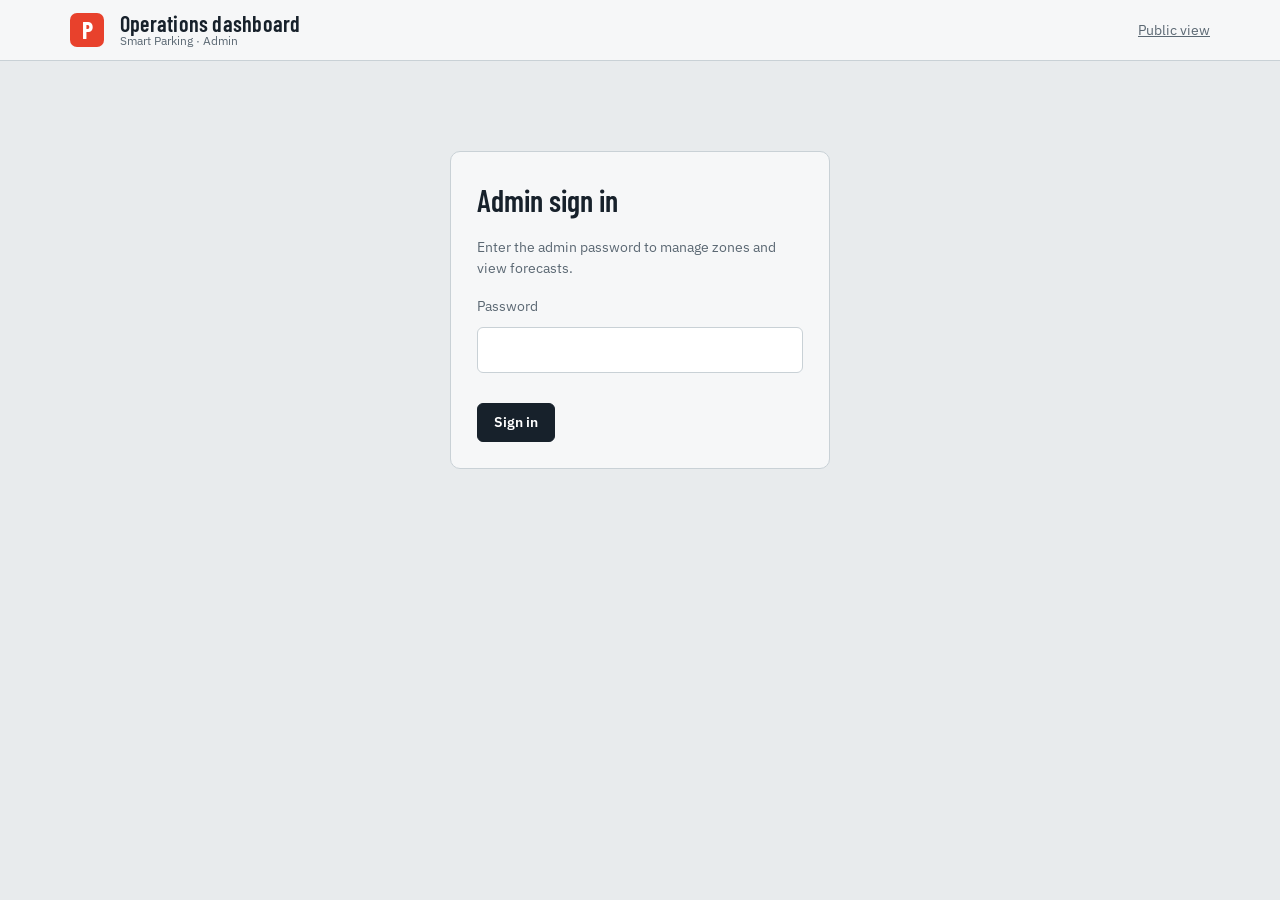
<file: static/admin.html>
<!doctype html>
<html lang="en">
<head>
<meta charset="utf-8">
<meta name="viewport" content="width=device-width, initial-scale=1">
<title>Smart Parking · Operations dashboard</title>
<link href="https://fonts.googleapis.com/css2?family=Barlow+Condensed:wght@500;600;700&family=IBM+Plex+Sans:wght@400;500;600&display=swap" rel="stylesheet">
<link rel="stylesheet" href="/static/styles.css">
</head>
<body>
<header class="top">
  <div class="wrap">
    <div class="mark" aria-hidden="true">P</div>
    <div class="title"><span id="site">Operations dashboard</span><small>Smart Parking · Admin</small></div>
    <div class="spacer"></div>
    <a class="linkish" href="/">Public view</a>
    <button class="btn ghost small" id="logout" hidden>Sign out</button>
  </div>
</header>

<div id="loginBox" class="login" hidden>
  <h1>Admin sign in</h1>
  <p class="ok-note">Enter the admin password to manage zones and view forecasts.</p>
  <label for="pw" class="ok-note">Password</label>
  <input id="pw" type="password" autocomplete="current-password">
  <div class="err" id="err" role="alert"></div>
  <button class="btn" id="loginBtn">Sign in</button>
</div>

<main class="wrap" id="app" hidden>
  <div class="kpis">
    <div class="kpi"><div class="v" id="kOcc">–</div><div class="l">Occupancy now</div></div>
    <div class="kpi"><div class="v" id="kFree">–</div><div class="l">Bays available</div></div>
    <div class="kpi"><div class="v" id="kF60">–</div><div class="l">Forecast occupancy in 60 min</div></div>
    <div class="kpi"><div class="v" id="kAlerts">–</div><div class="l">Active alerts</div></div>
  </div>

  <div class="two">
    <section class="card">
      <h2>Forecast accuracy (60 min ahead)</h2>
      <p class="hint" id="accHint">Predicted vs actual bays occupied across all zones.</p>
      <div class="chart-box"><canvas id="accChart"></canvas></div>
    </section>
    <section class="card">
      <h2>Alerts</h2>
      <div id="alerts"></div>
      <h2 style="margin-top:18px">Demo scenario</h2>
      <p class="hint">Push demand up or down for a few minutes to show how the forecast reacts.</p>
      <div class="scen" id="scen"></div>
    </section>
  </div>

  <section class="card" style="margin-bottom:16px">
    <h2>Zones</h2>
    <p class="hint">Change capacity or close a zone for maintenance. Closed zones show zero available bays to drivers.</p>
    <div style="overflow-x:auto"><table class="data" id="zones"></table></div>
  </section>

  <div class="two">
    <section class="card">
      <h2>Model quality</h2>
      <p class="hint">Measured on the last days of data the model never saw during training.</p>
      <div id="metrics"></div>
    </section>
    <section class="card">
      <h2>System health</h2>
      <div id="health"></div>
      <p style="margin-top:14px"><button class="btn ghost small" id="csv">Download last 24 h readings (CSV)</button></p>
    </section>
  </div>
</main>

<script src="/static/vendor/chart.umd.js"></script>
<script src="/static/admin.js"></script>
</body>
</html>
</file>
<file: static/styles.css>
:root{
  --concrete:#E8EBED; --paper:#F6F7F8; --ink:#17212B; --muted:#5B6873; --line:#C9D1D6;
  --board:#0F1A24; --board-2:#16242F; --led:#FFB020; --led-dim:#8A6A1E;
  --ok:#1B9A5F; --busy:#C98A00; --almost:#D9560B; --full:#CC2F3A; --closed:#7A858D;
  --brand:#E8412C;
  --display:"Barlow Condensed","Arial Narrow",system-ui,sans-serif;
  --body:"IBM Plex Sans",system-ui,-apple-system,"Segoe UI",sans-serif;
}
*{box-sizing:border-box}
html{scroll-padding-top:72px}
body{margin:0;background:var(--concrete);color:var(--ink);font-family:var(--body);font-size:16px;line-height:1.5}
a{color:inherit}
button{font:inherit;cursor:pointer}
:focus-visible{outline:3px solid #2B6CB0;outline-offset:2px}
.wrap{max-width:1180px;margin:0 auto;padding:0 20px}

/* header */
.top{background:var(--paper);border-bottom:1px solid var(--line);position:sticky;top:0;z-index:20}
.top .wrap{display:flex;align-items:center;gap:16px;height:60px}
.mark{width:34px;height:34px;border-radius:7px;background:var(--brand);color:#fff;display:grid;place-items:center;font-family:var(--display);font-weight:700;font-size:24px;line-height:1}
.title{font-family:var(--display);font-weight:600;font-size:22px;letter-spacing:.01em;line-height:1.05}
.title small{display:block;font-family:var(--body);font-weight:400;font-size:12px;color:var(--muted);letter-spacing:0}
.spacer{flex:1}
.clock{font-variant-numeric:tabular-nums;color:var(--muted);font-size:14px}
.btn{border:1px solid var(--ink);background:var(--ink);color:#fff;padding:8px 16px;border-radius:6px;font-weight:600;font-size:14px}
.btn.ghost{background:transparent;color:var(--ink)}
.btn.small{padding:5px 10px;font-size:13px}
.btn:hover{filter:brightness(1.12)}
.linkish{font-size:14px;color:var(--muted)}

/* LED board hero */
.hero{padding:28px 0 8px}
.board{background:var(--board);color:var(--led);border-radius:10px;padding:22px 26px 18px;display:grid;grid-template-columns:minmax(0,1.05fr) minmax(0,1.4fr);gap:28px;box-shadow:0 0 0 6px #1d2b37,0 0 0 7px #000}
.board h1{margin:0;font-family:var(--display);font-weight:600;font-size:22px;letter-spacing:.06em;color:#B9C4CC;text-transform:none}
.total-num{font-family:var(--display);font-weight:700;font-size:clamp(84px,13vw,150px);line-height:.9;letter-spacing:.02em;text-shadow:0 0 18px rgba(255,176,32,.35);font-variant-numeric:tabular-nums}
.total-lbl{font-family:var(--display);font-size:26px;font-weight:600;letter-spacing:.05em;color:var(--led)}
.sub{margin-top:14px;color:#B9C4CC;font-size:14px;max-width:34ch}
.sub b{color:#fff;font-weight:600}
.rows{display:flex;flex-direction:column;gap:8px;align-self:center}
.rows .head{display:grid;grid-template-columns:minmax(0,1.3fr) 1fr 1fr;color:#7F8E99;font-size:12px;padding:0 12px 2px}
.row{display:grid;grid-template-columns:minmax(0,1.3fr) 1fr 1fr;align-items:center;background:var(--board-2);border-radius:6px;padding:8px 12px;border-left:6px solid var(--ok)}
.row.busy{border-color:var(--busy)} .row.almost_full{border-color:var(--almost)} .row.full{border-color:var(--full)} .row.closed{border-color:var(--closed)}
.row .nm{font-family:var(--display);font-weight:600;font-size:23px;letter-spacing:.04em;color:#fff;line-height:1.1}
.row .nm small{display:block;font-family:var(--body);font-size:12px;font-weight:400;letter-spacing:0;color:#9FB0BC}
.row .free{font-family:var(--display);font-weight:700;font-size:38px;letter-spacing:.03em;text-shadow:0 0 10px rgba(255,176,32,.3);font-variant-numeric:tabular-nums}
.row .free.full-txt{color:#FF6B73;font-size:30px}
.row .next{font-family:var(--display);font-weight:600;font-size:26px;color:#C6A15A;font-variant-numeric:tabular-nums}
.row .next small{font-family:var(--body);font-size:11px;color:#7F8E99;margin-left:4px}
.tip{margin:16px 0 0;padding:12px 16px;background:var(--paper);border-left:5px solid var(--brand);border-radius:0 6px 6px 0;font-size:15px}

/* sections */
.grid{display:grid;grid-template-columns:minmax(0,1.5fr) minmax(0,1fr);gap:20px;margin:20px 0 40px}
.card{background:var(--paper);border:1px solid var(--line);border-radius:8px;padding:18px 20px}
.card h2{margin:0 0 2px;font-family:var(--display);font-weight:600;font-size:24px;letter-spacing:.02em}
.card .hint{margin:0 0 12px;color:var(--muted);font-size:14px}
.chart-box{position:relative;height:280px}
.scope{display:flex;flex-wrap:wrap;gap:6px;margin-bottom:10px}
.chip{border:1px solid var(--line);background:#fff;padding:4px 12px;border-radius:99px;font-size:13px}
.chip[aria-pressed="true"]{background:var(--ink);border-color:var(--ink);color:#fff}
.cam{position:relative;background:#000;border-radius:6px;overflow:hidden;aspect-ratio:16/9}
.cam img{width:100%;height:100%;object-fit:contain;display:block}
.badge{display:inline-block;font-size:12px;font-weight:600;padding:2px 9px;border-radius:99px;background:#E4E8EB;color:var(--ink)}
.badge.live{background:#DDF3E7;color:#0F6B40}
.badge.sim{background:#FFF0CC;color:#7A5200}
.cam-meta{display:flex;justify-content:space-between;gap:10px;margin-top:10px;font-size:14px;color:var(--muted);flex-wrap:wrap}
.pill{display:inline-block;padding:1px 9px;border-radius:99px;font-size:12px;font-weight:600;color:#fff;background:var(--ok);white-space:nowrap}
.pill.busy{background:var(--busy)} .pill.almost_full{background:var(--almost)} .pill.full{background:var(--full)} .pill.closed{background:var(--closed)}

/* levels drawer */
.drawer-bg{position:fixed;inset:0;background:rgba(10,20,30,.45);z-index:30}
.drawer{position:fixed;top:0;right:0;height:100%;width:min(460px,100%);background:var(--paper);z-index:31;box-shadow:-8px 0 30px rgba(0,0,0,.25);display:flex;flex-direction:column;transform:translateX(0);transition:transform .2s}
.drawer[hidden],.drawer-bg[hidden]{display:none}
.drawer header{display:flex;align-items:center;justify-content:space-between;padding:16px 20px;border-bottom:1px solid var(--line)}
.drawer header h2{margin:0;font-family:var(--display);font-size:26px;font-weight:600}
.drawer .body{overflow:auto;padding:12px 20px 30px}
.floor{border:1px solid var(--line);border-radius:8px;background:#fff;margin-bottom:10px;overflow:hidden}
.floor>button{all:unset;box-sizing:border-box;width:100%;display:grid;grid-template-columns:1fr auto;gap:4px 12px;padding:12px 14px;cursor:pointer}
.floor>button:focus-visible{outline:3px solid #2B6CB0;outline-offset:-3px}
.floor .fn{font-family:var(--display);font-weight:600;font-size:22px;line-height:1.1}
.floor .fs{font-size:13px;color:var(--muted)}
.bar{grid-column:1/-1;height:8px;background:#E4E8EB;border-radius:4px;overflow:hidden}
.bar i{display:block;height:100%;background:var(--ok)}
.bar i.busy{background:var(--busy)} .bar i.almost_full{background:var(--almost)} .bar i.full{background:var(--full)} .bar i.closed{background:var(--closed)}
.zones{border-top:1px solid var(--line);padding:6px 14px 12px;background:#FBFCFC}
.zones table{width:100%;border-collapse:collapse;font-size:14px}
.zones th{font-weight:500;color:var(--muted);text-align:left;font-size:12px;padding:6px 4px}
.zones td{padding:7px 4px;border-top:1px solid #EDF0F2;font-variant-numeric:tabular-nums}

footer{color:var(--muted);font-size:13px;padding:0 0 36px}

@media (max-width:860px){
  .board{grid-template-columns:1fr;padding:18px}
  .grid{grid-template-columns:1fr}
  .title small{display:none}
}
@media (prefers-reduced-motion:reduce){*{transition:none!important;animation:none!important}}

/* admin */
.kpis{display:grid;grid-template-columns:repeat(4,minmax(0,1fr));gap:12px;margin:20px 0}
.kpi{background:var(--paper);border:1px solid var(--line);border-radius:8px;padding:14px 16px}
.kpi .v{font-family:var(--display);font-weight:700;font-size:44px;line-height:1;font-variant-numeric:tabular-nums}
.kpi .l{color:var(--muted);font-size:13px;margin-top:4px}
.two{display:grid;grid-template-columns:minmax(0,1.4fr) minmax(0,1fr);gap:16px;margin-bottom:16px}
table.data{width:100%;border-collapse:collapse;font-size:14px}
table.data th{text-align:left;color:var(--muted);font-weight:500;font-size:12px;padding:6px 6px;border-bottom:1px solid var(--line)}
table.data td{padding:8px 6px;border-bottom:1px solid #E4E8EB;font-variant-numeric:tabular-nums}
input.num{width:76px;padding:4px 6px;border:1px solid var(--line);border-radius:5px;font:inherit}
.alert{padding:8px 12px;border-left:4px solid var(--almost);background:#FFF3EA;border-radius:0 6px 6px 0;margin-bottom:8px;font-size:14px}
.ok-note{color:var(--muted);font-size:14px}
.login{max-width:380px;margin:90px auto;background:var(--paper);border:1px solid var(--line);border-radius:10px;padding:26px}
.login h1{font-family:var(--display);font-weight:600;font-size:30px;margin:0 0 4px}
.login input{width:100%;padding:10px 12px;border:1px solid var(--line);border-radius:6px;font:inherit;margin:10px 0}
.err{color:var(--full);font-size:14px;min-height:20px}
.toggle{border:1px solid var(--line);background:#fff;border-radius:99px;padding:3px 12px;font-size:13px;font-weight:600}
.toggle.open{border-color:var(--ok);color:var(--ok)} .toggle.shut{border-color:var(--closed);color:var(--closed)}
.scen{display:flex;flex-wrap:wrap;gap:8px}
.scen button[aria-pressed="true"]{background:var(--brand);border-color:var(--brand);color:#fff}
.metric{display:flex;justify-content:space-between;padding:6px 0;border-bottom:1px solid #E4E8EB;font-size:14px}
@media (max-width:860px){.kpis{grid-template-columns:repeat(2,minmax(0,1fr))}.two{grid-template-columns:1fr}}
</file>
